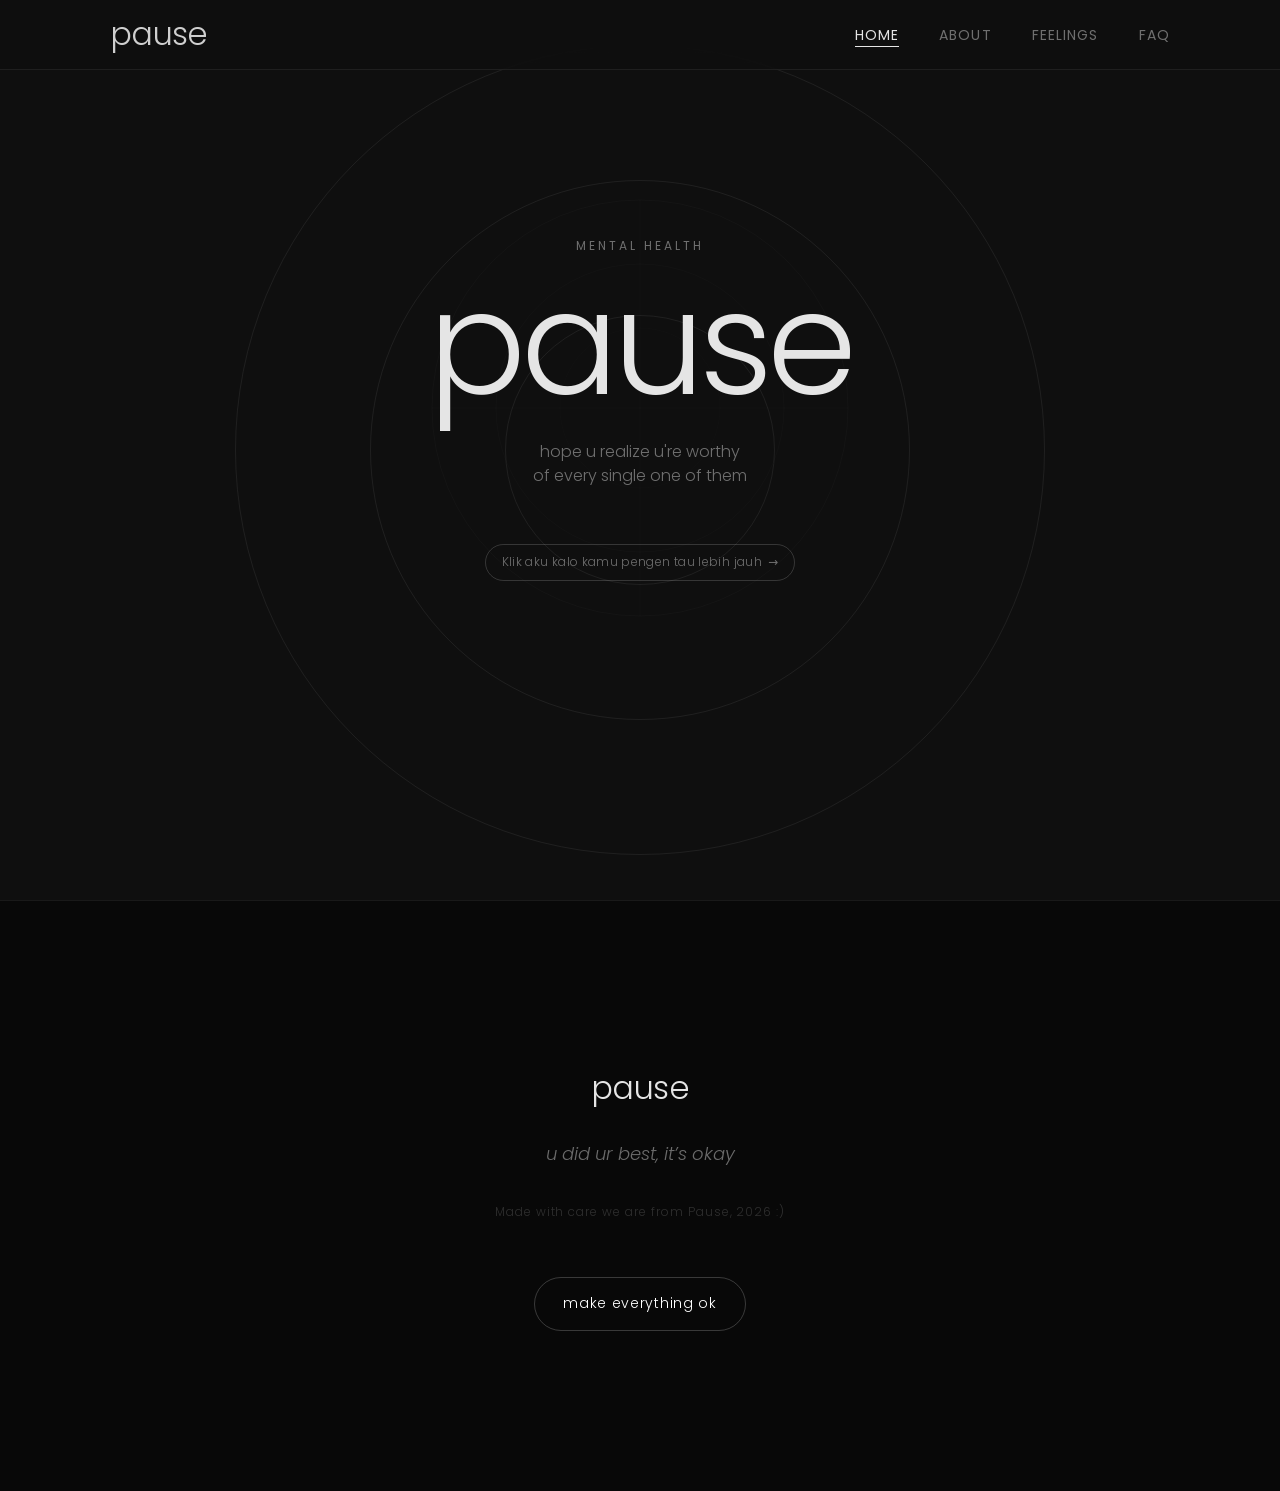
<file: index.html>
<!doctype html>
<html lang="id">
  <head>
    <meta charset="UTF-8" />
    <meta name="viewport" content="width=device-width, initial-scale=1.0" />
    <meta
      name="description"
      content="Pause — Ruang digital yang tenang untuk berhenti sejenak dari hiruk-pikuk aktivitas sehari-hari."
    />
    <title>Pause - Mental Health</title>

    <!-- Favicon -->
    <link
      rel="icon"
      type="image/svg+xml"
      href="assets/images/line-art/favicon.svg"
    />

    <!-- Google Fonts -->
    <link rel="preconnect" href="https://fonts.googleapis.com" />
    <link rel="preconnect" href="https://fonts.gstatic.com" crossorigin />
    <link
      href="https://fonts.googleapis.com/css2?family=Poppins:ital,wght@0,300;0,400;0,500;1,300;1,400&display=swap"
      rel="stylesheet"
    />

    <!-- Stylesheets -->
    <link rel="stylesheet" href="assets/css/style.css" />
    <link rel="stylesheet" href="assets/css/animations.css" />
  </head>
  <body>
    <!-- Skip link -->
    <a href="#main-content" class="skip-link">Skip to main content</a>

    <!-- Navbar -->
    <header class="site-header" role="banner">
      <nav class="navbar" role="navigation" aria-label="Main navigation">
        <a
          href="index.html"
          class="navbar-brand"
          aria-label="Pause — back to home"
          >pause</a
        >
        <ul class="navbar-nav" role="list">
          <li class="nav-item" role="listitem">
            <a href="index.html" class="nav-link is-active">Home</a>
          </li>
          <li class="nav-item" role="listitem">
            <a href="about.html" class="nav-link">About</a>
          </li>
          <li class="nav-item" role="listitem">
            <a href="feelings.html" class="nav-link">Feelings</a>
          </li>
          <li class="nav-item" role="listitem">
            <a href="faq.html" class="nav-link">FAQ</a>
          </li>
        </ul>
      </nav>
    </header>

    <!-- Main -->
    <main id="main-content" role="main">
      <!-- Home -->
      <!-- Home -->
      <section
        id="home"
        class="section home-section"
        aria-labelledby="home-title"
      >
        <div class="home-bg-circles" aria-hidden="true">
          <span class="bg-circle bg-circle--outer"></span>
          <span class="bg-circle bg-circle--mid"></span>
          <span class="bg-circle bg-circle--inner"></span>
        </div>

        <div class="home-content">
          <div class="home-line-art" aria-hidden="true">
            <img src="assets/images/line-art/home-bg.svg" alt="" />
          </div>

          <div class="home-text">
            <p class="home-eyebrow">mental health</p>
            <h1 id="home-title" class="home-title">pause</h1>
            <p class="home-tagline">
              hope u realize u're worthy <br />of every single one of them
            </p>
            <a
              href="about.html"
              class="home-scroll-cue"
              aria-label="Scroll ke bawah untuk melihat lebih lanjut"
            >
              <span class="scroll-text"
                >Klik aku kalo kamu pengen tau lebih jauh</span
              >
              <span aria-hidden="true">→</span>
            </a>
          </div>
        </div>
      </section>
    </main>

    <!-- Footer -->
    <footer class="site-footer" role="contentinfo">
      <div class="footer-container">
        <p class="footer-brand">pause</p>
        <p class="footer-tagline">u did ur best, it’s okay</p>
        <p class="footer-credit">Made with care we are from Pause, 2026 :)</p>
      </div>
      <br />
      <br />
      <div class="ok-section">
        <button id="ok-button">make everything ok</button>
      </div>
    </footer>

    <!-- Popup -->
    <div
      class="popup-overlay"
      id="popup-overlay"
      role="dialog"
      aria-modal="true"
      aria-labelledby="popup-message"
      aria-hidden="true"
    >
      <div class="popup-card">
        <div class="popup-art" aria-hidden="true">
          <img src="assets/images/line-art/popup-circles.svg" alt="" />
        </div>
        <p id="popup-message" class="popup-message" aria-live="polite"></p>
        <div class="popup-progress">
          <div class="popup-progress-bar" id="popup-progress-bar"></div>
        </div>
        <button
          class="popup-close"
          id="popup-close"
          aria-label="Tutup pesan reflektif"
        >
          Okay
        </button>
      </div>
    </div>

    <!-- Scripts -->
    <script src="assets/js/popup.js"></script>
    <script src="assets/js/main.js"></script>
  </body>
</html>
</file>
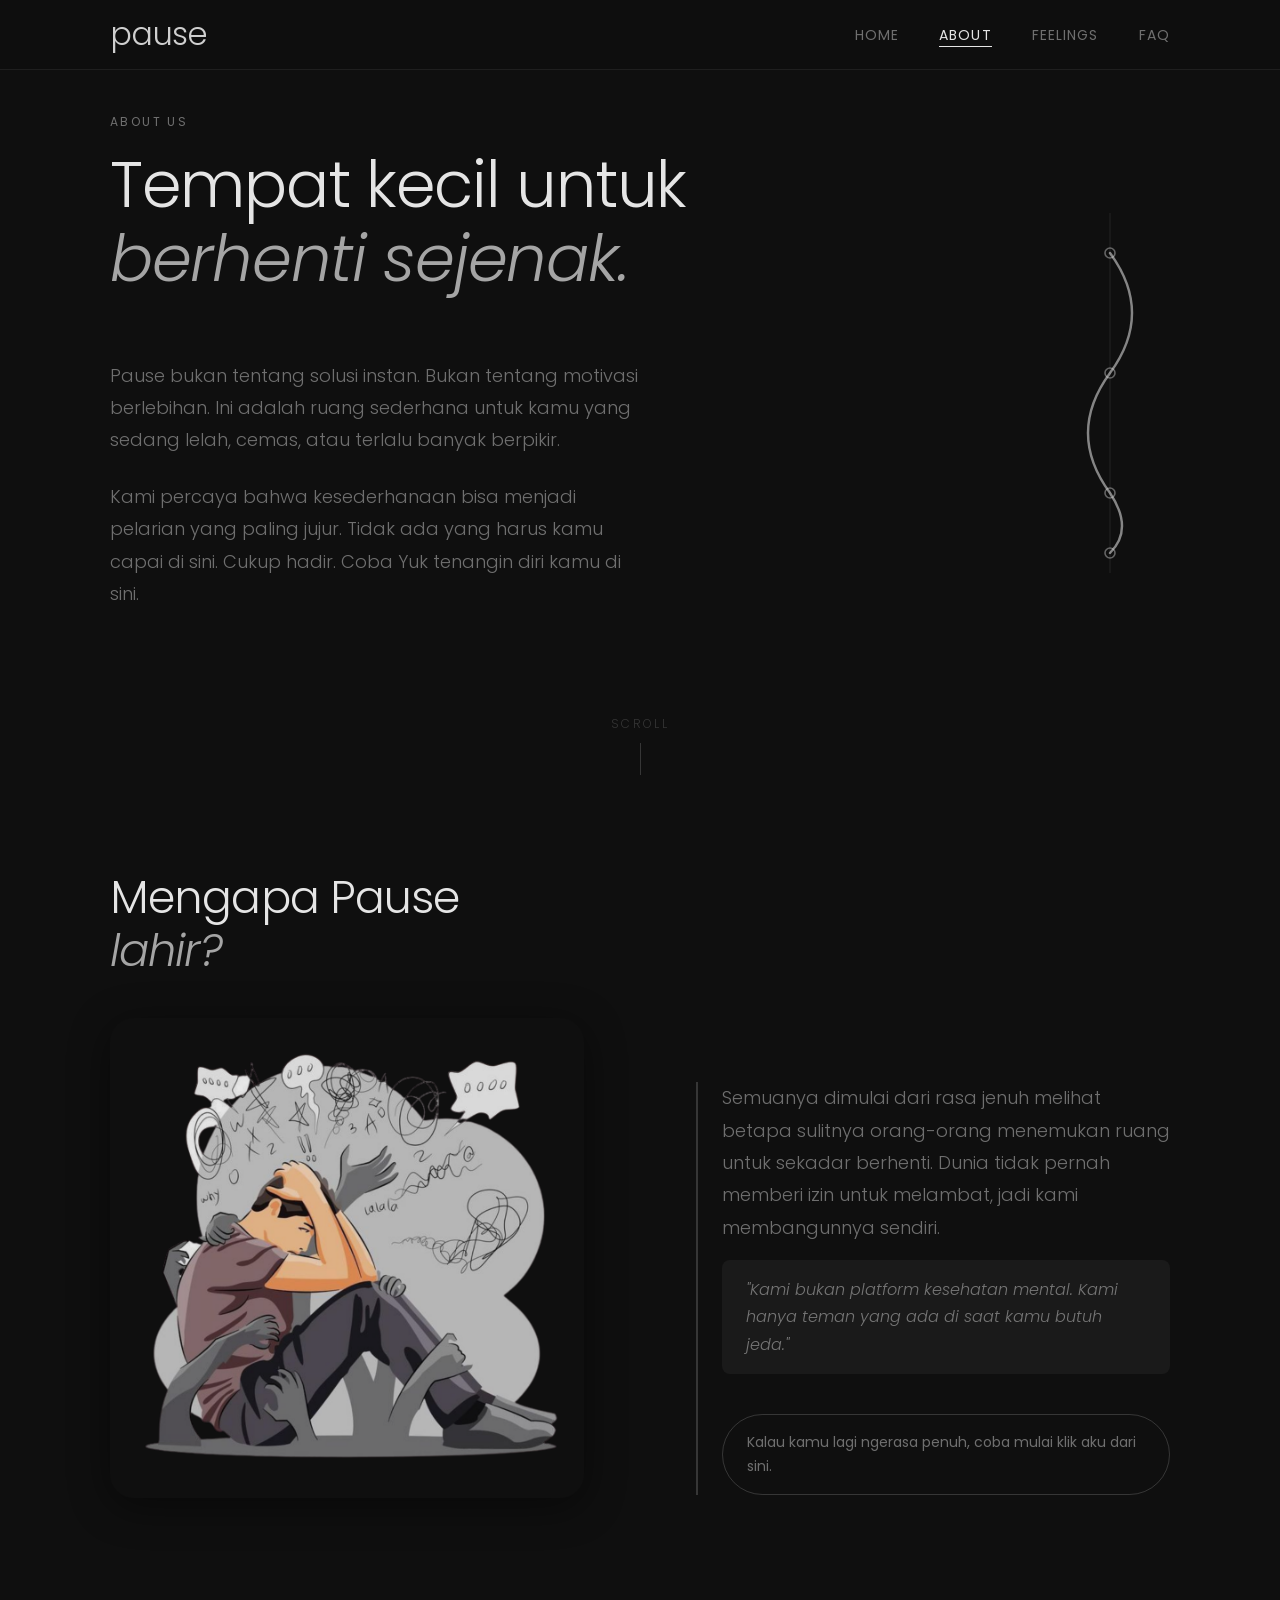
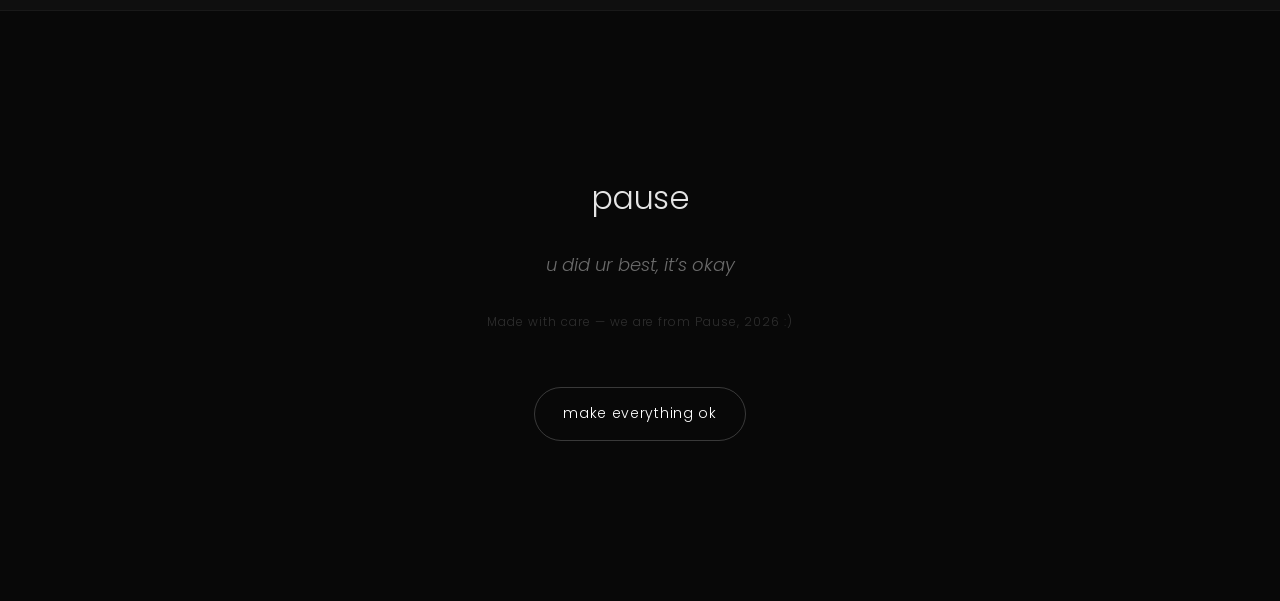
<file: about.html>
<!doctype html>
<html lang="id">
  <head>
    <meta charset="UTF-8" />
    <meta name="viewport" content="width=device-width, initial-scale=1.0" />
    <meta
      name="description"
      content="Pause — Tempat kecil untuk berhenti sejenak dan melatih pernapasan."
    />
    <title>Pause - About</title>

    <!-- Favicon -->
    <link
      rel="icon"
      type="image/svg+xml"
      href="assets/images/line-art/favicon.svg"
    />

    <!-- Google Fonts -->
    <link rel="preconnect" href="https://fonts.googleapis.com" />
    <link rel="preconnect" href="https://fonts.gstatic.com" crossorigin />
    <link
      href="https://fonts.googleapis.com/css2?family=Poppins:ital,wght@0,300;0,400;0,500;1,300;1,400&display=swap"
      rel="stylesheet"
    />

    <!-- Stylesheets -->
    <link rel="stylesheet" href="assets/css/style.css" />
    <link rel="stylesheet" href="assets/css/animations.css" />
  </head>
  <body>
    <!-- Skip link -->
    <a href="#main-content" class="skip-link">Skip to main content</a>

    <!-- Navbar -->
    <header class="site-header" role="banner">
      <nav class="navbar" role="navigation" aria-label="Main navigation">
        <a
          href="index.html"
          class="navbar-brand"
          aria-label="Pause — back to home"
          >pause</a
        >
        <ul class="navbar-nav" role="list">
          <li class="nav-item" role="listitem">
            <a href="index.html" class="nav-link">Home</a>
          </li>
          <li class="nav-item" role="listitem">
            <a href="about.html" class="nav-link is-active">About</a>
          </li>
          <li class="nav-item" role="listitem">
            <a href="feelings.html" class="nav-link">Feelings</a>
          </li>
          <li class="nav-item" role="listitem">
            <a href="faq.html" class="nav-link">FAQ</a>
          </li>
        </ul>
      </nav>
    </header>

    <!-- Main -->
    <main id="main-content" role="main">
      <!-- About Hero 1 -->
      <section
        id="about"
        class="section about-section"
        aria-labelledby="about-title"
      >
        <div class="section-container">
          <div class="about-content">
            <span class="section-label fade-in">About Us</span>
            <h2 id="about-title" class="section-title fade-in">
              Tempat kecil untuk<br /><em>berhenti sejenak.</em>
            </h2>
            <div class="about-body fade-in">
              <p>
                Pause bukan tentang solusi instan. Bukan tentang motivasi
                berlebihan. Ini adalah ruang sederhana untuk kamu yang sedang
                lelah, cemas, atau terlalu banyak berpikir.
              </p>
              <p>
                Kami percaya bahwa kesederhanaan bisa menjadi pelarian yang
                paling jujur. Tidak ada yang harus kamu capai di sini. Cukup
                hadir. Coba Yuk tenangin diri kamu di sini.
              </p>
            </div>
          </div>

          <div class="about-art fade-in" aria-hidden="true">
            <img src="assets/images/line-art/about-line.svg" alt="" />
          </div>
        </div>
        <div class="about-scroll-hint fade-in" aria-hidden="true">
          <span class="scroll-text">scroll</span>
          <span class="scroll-line"></span>
        </div>
      </section>

      <!-- About Hero 2 — Origin Story -->
      <section
        id="origin"
        class="section about-origin-section"
        aria-labelledby="origin-title"
      >
        <div class="section-container">
          <h2 class="origin-heading fade-in" id="origin-title">
            Mengapa Pause<br /><em>lahir?</em>
          </h2>
          <div class="origin-container">
            <div class="origin-img fade-in" aria-hidden="true">
              <img src="resources/img/health_image.png" alt="" />
            </div>

            <div class="origin-story fade-in" aria-labelledby="origin-title">
              <p class="origin-text">
                Semuanya dimulai dari rasa jenuh melihat betapa sulitnya
                orang-orang menemukan ruang untuk sekadar berhenti. Dunia tidak
                pernah memberi izin untuk melambat, jadi kami membangunnya
                sendiri.
              </p>
              <blockquote class="origin-quote">
                <p>
                  "Kami bukan platform kesehatan mental. Kami hanya teman yang
                  ada di saat kamu butuh jeda."
                </p>
              </blockquote>
              <a href="feelings.html" class="origin-cta">
                Kalau kamu lagi ngerasa penuh, coba mulai klik aku dari sini.
              </a>
            </div>
          </div>
        </div>
      </section>
    </main>

    <!-- Footer -->
    <footer class="site-footer" role="contentinfo">
      <div class="footer-container">
        <p class="footer-brand">pause</p>
        <p class="footer-tagline">u did ur best, it’s okay</p>
        <p class="footer-credit">Made with care — we are from Pause, 2026 :)</p>
      </div>
      <br />
      <br />
      <div class="ok-section">
        <button id="ok-button">make everything ok</button>
      </div>
    </footer>

    <!-- Popup -->
    <div
      class="popup-overlay"
      id="popup-overlay"
      role="dialog"
      aria-modal="true"
      aria-labelledby="popup-message"
      aria-hidden="true"
    >
      <div class="popup-card">
        <div class="popup-art" aria-hidden="true">
          <img src="assets/images/line-art/popup-circles.svg" alt="" />
        </div>
        <p id="popup-message" class="popup-message" aria-live="polite"></p>
        <div class="popup-progress">
          <div class="popup-progress-bar" id="popup-progress-bar"></div>
        </div>
        <button
          class="popup-close"
          id="popup-close"
          aria-label="Tutup pesan reflektif"
        >
          Okay
        </button>
      </div>
    </div>

    <!-- Breathe Done Popup -->
    <div
      class="breathe-popup-overlay"
      id="breathe-popup-overlay"
      role="dialog"
      aria-modal="true"
      aria-labelledby="breathe-popup-msg"
      aria-hidden="true"
    >
      <div class="breathe-popup-card">
        <p id="breathe-popup-msg" class="breathe-popup-message">
          everything is fine okay :)
        </p>
        <div class="breathe-popup-actions">
          <button
            class="breathe-popup-btn breathe-popup-btn--primary"
            id="breathe-popup-ok"
          >
            Okay
          </button>
        </div>
      </div>
    </div>

    <!-- Scripts -->
    <script src="assets/js/popup.js"></script>
    <script src="assets/js/main.js"></script>
  </body>
</html>
</file>
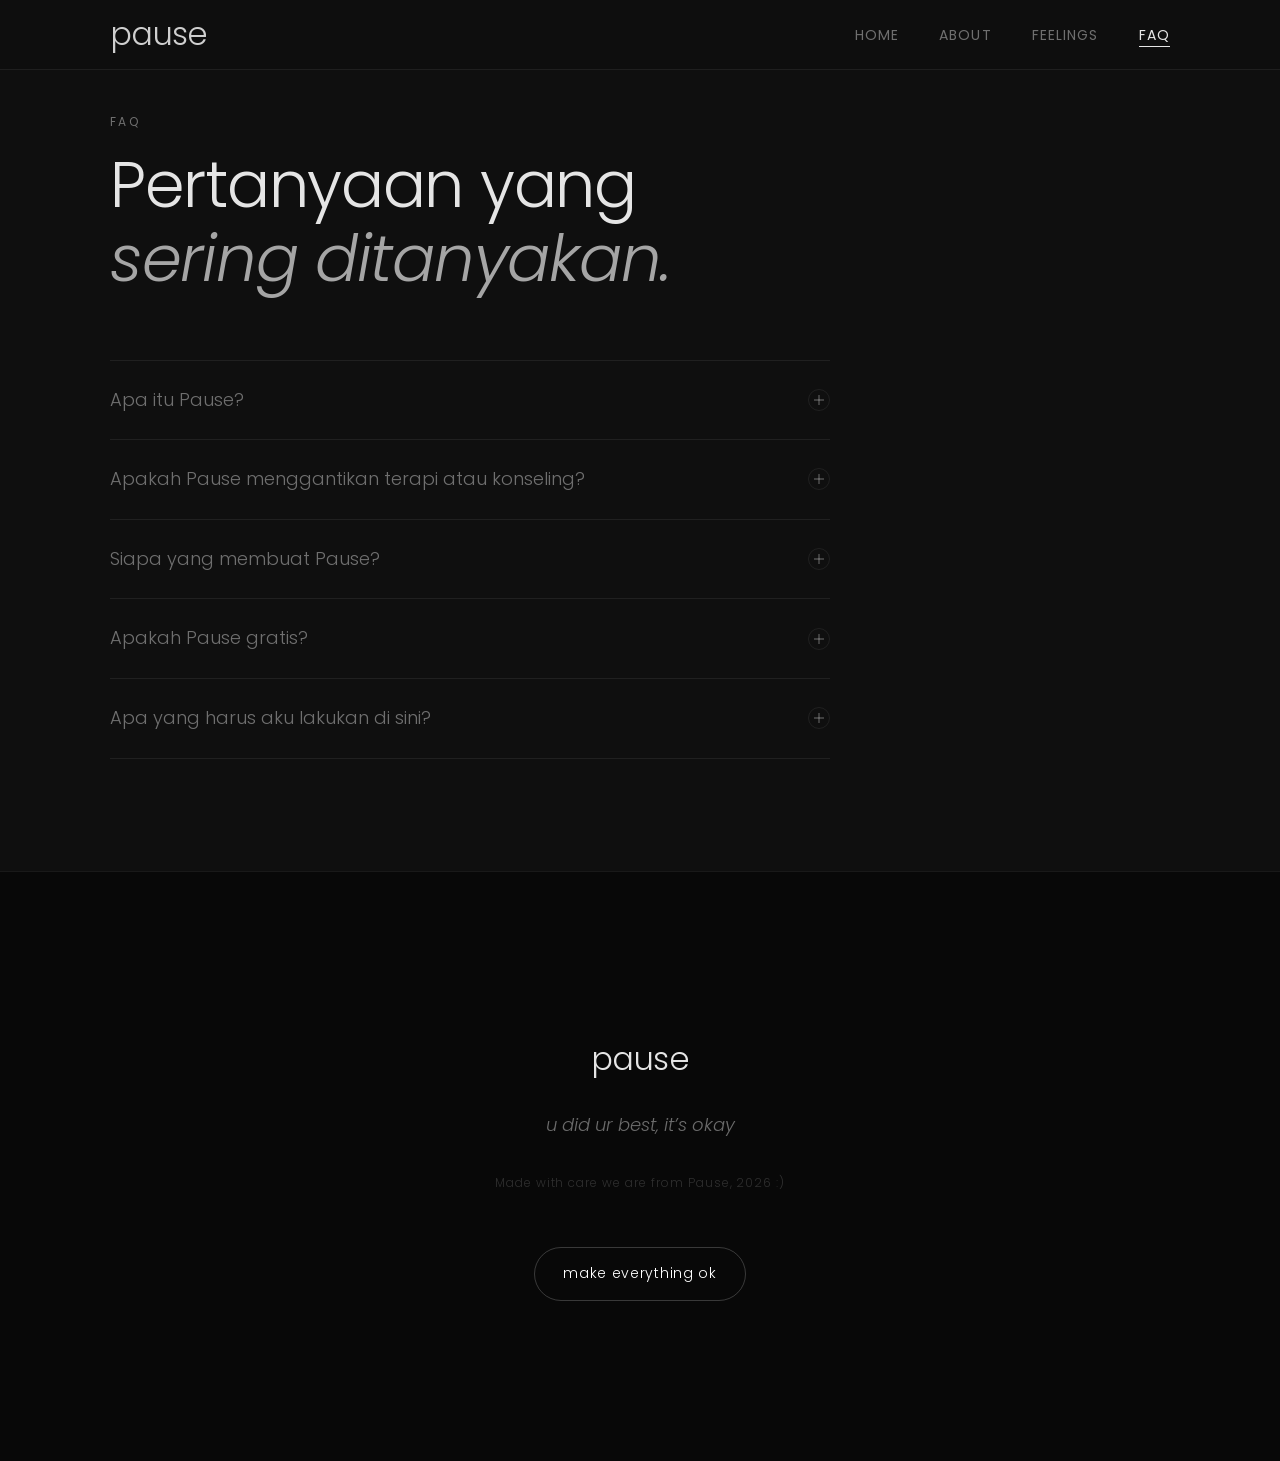
<file: faq.html>
<!doctype html>
<html lang="id">
  <head>
    <meta charset="UTF-8" />
    <meta name="viewport" content="width=device-width, initial-scale=1.0" />
    <meta
      name="description"
      content="Pause — Pertanyaan yang sering ditanyakan tentang Pause dan cara kerjanya."
    />
    <title>Pause - FAQ</title>

    <!-- Favicon -->
    <link
      rel="icon"
      type="image/svg+xml"
      href="assets/images/line-art/favicon.svg"
    />

    <!-- Google Fonts -->
    <link rel="preconnect" href="https://fonts.googleapis.com" />
    <link rel="preconnect" href="https://fonts.gstatic.com" crossorigin />
    <link
      href="https://fonts.googleapis.com/css2?family=Poppins:ital,wght@0,300;0,400;0,500;1,300;1,400&display=swap"
      rel="stylesheet"
    />

    <!-- Stylesheets -->
    <link rel="stylesheet" href="assets/css/style.css" />
    <link rel="stylesheet" href="assets/css/animations.css" />
  </head>
  <body>
    <!-- Skip link -->
    <a href="#main-content" class="skip-link">Skip to main content</a>

    <!-- Navbar -->
    <header class="site-header" role="banner">
      <nav class="navbar" role="navigation" aria-label="Main navigation">
        <a
          href="index.html"
          class="navbar-brand"
          aria-label="Pause — back to home"
          >pause</a
        >
        <ul class="navbar-nav" role="list">
          <li class="nav-item" role="listitem">
            <a href="index.html" class="nav-link">Home</a>
          </li>
          <li class="nav-item" role="listitem">
            <a href="about.html" class="nav-link">About</a>
          </li>
          <li class="nav-item" role="listitem">
            <a href="feelings.html" class="nav-link">Feelings</a>
          </li>
          <li class="nav-item" role="listitem">
            <a href="faq.html" class="nav-link is-active">FAQ</a>
          </li>
        </ul>
      </nav>
    </header>

    <!-- Main -->
    <main id="main-content" role="main">
      <section id="faq" class="section faq-section" aria-labelledby="faq-title">
        <div class="section-container">
          <span class="section-label fade-in">FAQ</span>
          <h2 id="faq-title" class="section-title fade-in">
            Pertanyaan yang<br /><em>sering ditanyakan.</em>
          </h2>

          <div class="faq-list fade-in" role="list">
            <div class="faq-item" role="listitem">
              <button
                class="faq-question"
                aria-expanded="false"
                aria-controls="faq-answer-1"
              >
                <span>Apa itu Pause?</span>
                <span class="faq-icon" aria-hidden="true"></span>
              </button>
              <div class="faq-answer" id="faq-answer-1" hidden>
                <p>
                  Pause adalah ruang digital yang tenang untuk berhenti sejenak.
                  Bukan platform kesehatan mental, bukan aplikasi meditasi.
                  Hanya tempat sederhana untuk napas, refleksi, dan hadir di
                  momen ini.
                </p>
              </div>
            </div>

            <div class="faq-item" role="listitem">
              <button
                class="faq-question"
                aria-expanded="false"
                aria-controls="faq-answer-2"
              >
                <span>Apakah Pause menggantikan terapi atau konseling?</span>
                <span class="faq-icon" aria-hidden="true"></span>
              </button>
              <div class="faq-answer" id="faq-answer-2" hidden>
                <p>
                  Tidak. Pause bukan pengganti bantuan profesional. Jika kamu
                  merasa membutuhkan dukungan lebih, kami sangat mendorong kamu
                  untuk berbicara dengan psikolog atau konselor terpercaya.
                </p>
              </div>
            </div>

            <div class="faq-item" role="listitem">
              <button
                class="faq-question"
                aria-expanded="false"
                aria-controls="faq-answer-3"
              >
                <span>Siapa yang membuat Pause?</span>
                <span class="faq-icon" aria-hidden="true"></span>
              </button>
              <div class="faq-answer" id="faq-answer-3" hidden>
                <p>
                  Pause dibuat oleh tim kecil dari Pause pada tahun 2026. Kami
                  hanyalah orang-orang yang percaya bahwa semua orang berhak
                  mendapatkan jeda sesederhana apapun itu.
                </p>
              </div>
            </div>

            <div class="faq-item" role="listitem">
              <button
                class="faq-question"
                aria-expanded="false"
                aria-controls="faq-answer-4"
              >
                <span>Apakah Pause gratis?</span>
                <span class="faq-icon" aria-hidden="true"></span>
              </button>
              <div class="faq-answer" id="faq-answer-4" hidden>
                <p>
                  Ya, sepenuhnya gratis. Tidak ada daftar akun, tidak ada iklan,
                  tidak ada data yang dikumpulkan. Cukup hadir.
                </p>
              </div>
            </div>

            <div class="faq-item" role="listitem">
              <button
                class="faq-question"
                aria-expanded="false"
                aria-controls="faq-answer-5"
              >
                <span>Apa yang harus aku lakukan di sini?</span>
                <span class="faq-icon" aria-hidden="true"></span>
              </button>
              <div class="faq-answer" id="faq-answer-5" hidden>
                <p>
                  Tidak ada yang harus kamu lakukan. Kamu bisa membaca, bernapas
                  bersama latihan pernapasan, atau hanya duduk diam di sini.
                  Pause tidak punya target untukmu.
                </p>
              </div>
            </div>
          </div>
        </div>
      </section>
    </main>

    <!-- Footer -->
    <footer class="site-footer" role="contentinfo">
      <div class="footer-container">
        <p class="footer-brand">pause</p>
        <p class="footer-tagline">u did ur best, it’s okay</p>
        <p class="footer-credit">Made with care we are from Pause, 2026 :)</p>
      </div>
      <br />
      <br />
      <div class="ok-section">
        <button id="ok-button">make everything ok</button>
      </div>
    </footer>

    <!-- Popup -->
    <div
      class="popup-overlay"
      id="popup-overlay"
      role="dialog"
      aria-modal="true"
      aria-labelledby="popup-message"
      aria-hidden="true"
    >
      <div class="popup-card">
        <div class="popup-art" aria-hidden="true">
          <img src="assets/images/line-art/popup-circles.svg" alt="" />
        </div>
        <p id="popup-message" class="popup-message" aria-live="polite"></p>
        <div class="popup-progress">
          <div class="popup-progress-bar" id="popup-progress-bar"></div>
        </div>
        <button
          class="popup-close"
          id="popup-close"
          aria-label="Tutup pesan reflektif"
        >
          Okay
        </button>
      </div>
    </div>

    <!-- Breathe Done Popup -->
    <div
      class="breathe-popup-overlay"
      id="breathe-popup-overlay"
      role="dialog"
      aria-modal="true"
      aria-labelledby="breathe-popup-msg"
      aria-hidden="true"
    >
      <div class="breathe-popup-card">
        <p id="breathe-popup-msg" class="breathe-popup-message">
          everything is fine okay :)
        </p>
        <div class="breathe-popup-actions">
          <button
            class="breathe-popup-btn breathe-popup-btn--primary"
            id="breathe-popup-ok"
          >
            Okay
          </button>
        </div>
      </div>
    </div>

    <!-- Scripts -->
    <script src="assets/js/popup.js"></script>
    <script src="assets/js/main.js"></script>
  </body>
</html>
</file>
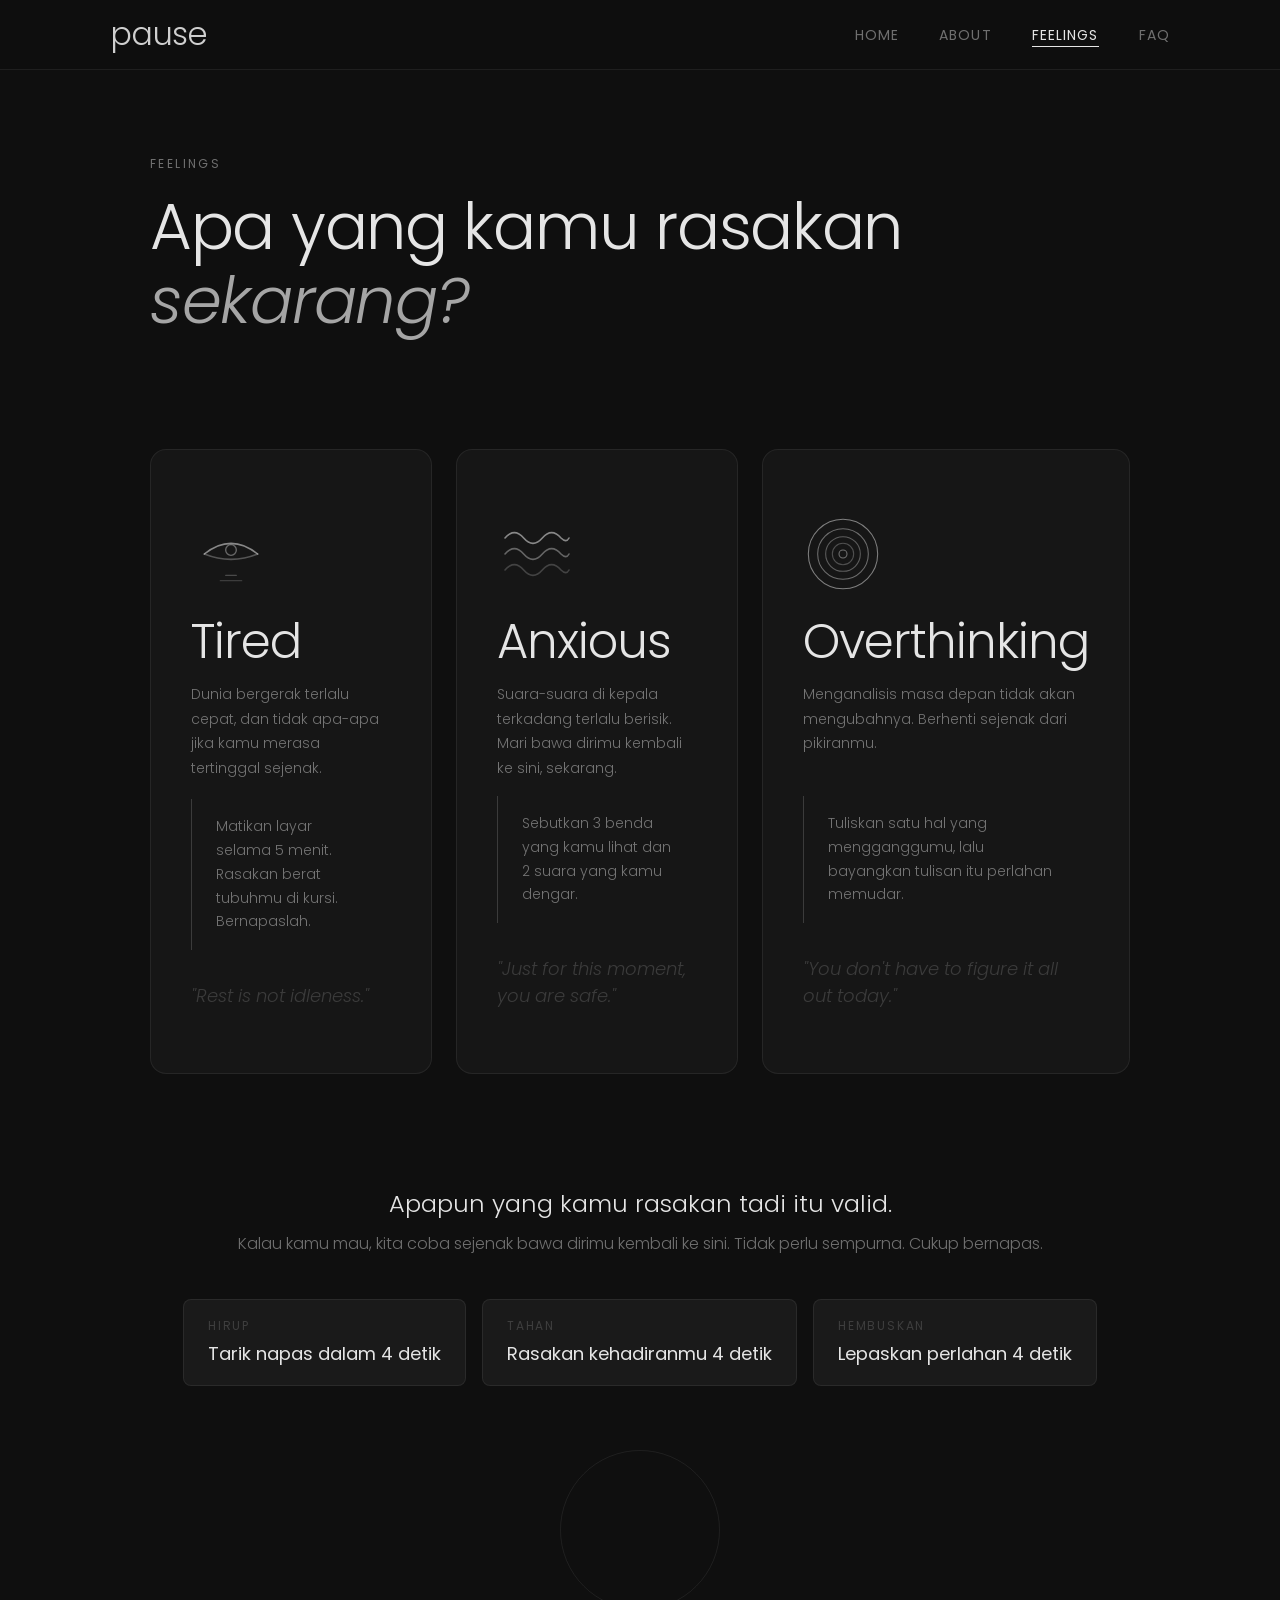
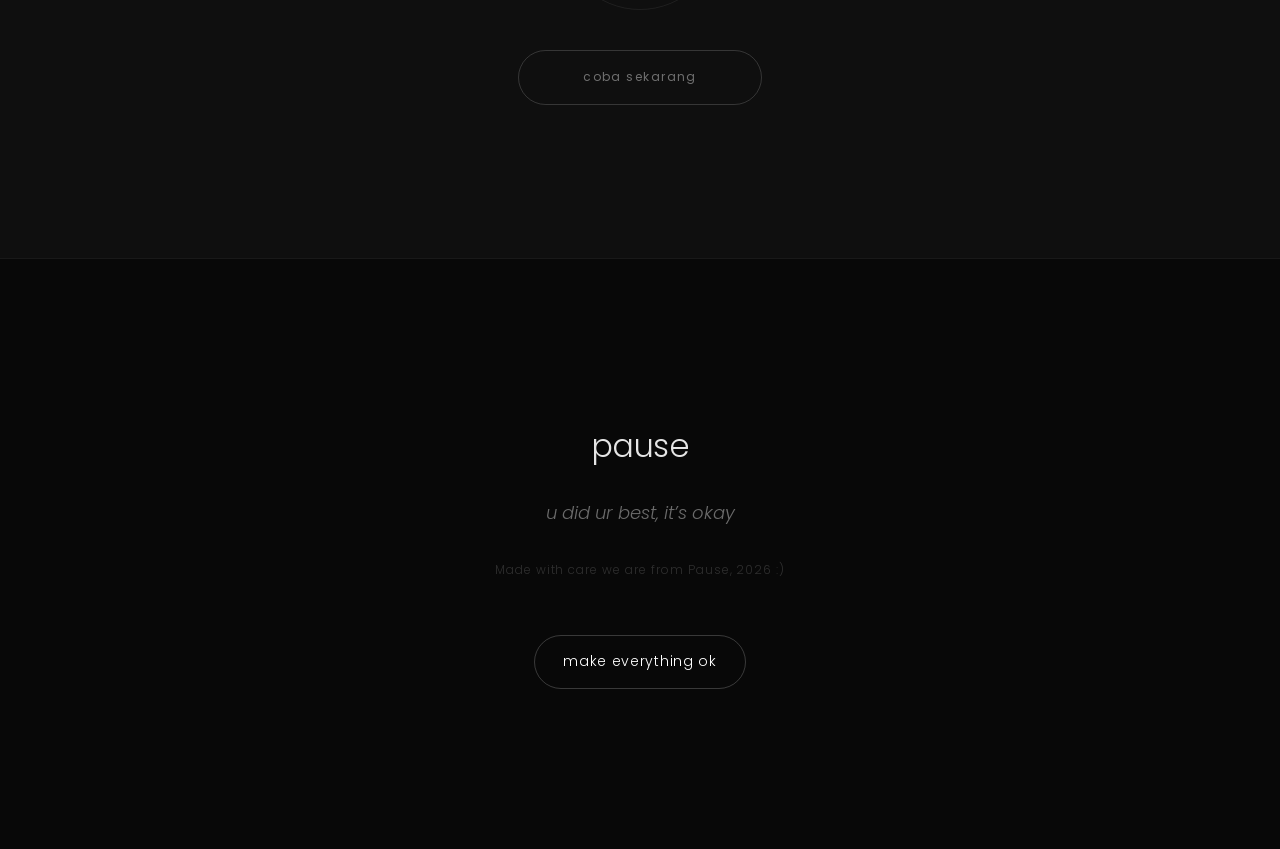
<file: feelings.html>
<!doctype html>
<html lang="id">
  <head>
    <meta charset="UTF-8" />
    <meta name="viewport" content="width=device-width, initial-scale=1.0" />
    <meta
      name="description"
      content="Pause — Apa yang kamu rasakan sekarang? Temukan ruang untuk perasaanmu."
    />
    <title>Pause - Feelings</title>

    <!-- Favicon -->
    <link
      rel="icon"
      type="image/svg+xml"
      href="assets/images/line-art/favicon.svg"
    />

    <!-- Google Fonts -->
    <link rel="preconnect" href="https://fonts.googleapis.com" />
    <link rel="preconnect" href="https://fonts.gstatic.com" crossorigin />
    <link
      href="https://fonts.googleapis.com/css2?family=Poppins:ital,wght@0,300;0,400;0,500;1,300;1,400&display=swap"
      rel="stylesheet"
    />

    <!-- Stylesheets -->
    <link rel="stylesheet" href="assets/css/style.css" />
    <link rel="stylesheet" href="assets/css/animations.css" />
  </head>
  <body>
    <!-- Skip link -->
    <a href="#main-content" class="skip-link">Skip to main content</a>

    <!-- Navbar -->
    <header class="site-header" role="banner">
      <nav class="navbar" role="navigation" aria-label="Main navigation">
        <a
          href="index.html"
          class="navbar-brand"
          aria-label="Pause — back to home"
          >pause</a
        >
        <ul class="navbar-nav" role="list">
          <li class="nav-item" role="listitem">
            <a href="index.html" class="nav-link">Home</a>
          </li>
          <li class="nav-item" role="listitem">
            <a href="about.html" class="nav-link">About</a>
          </li>
          <li class="nav-item" role="listitem">
            <a href="feelings.html" class="nav-link is-active">Feelings</a>
          </li>
          <li class="nav-item" role="listitem">
            <a href="faq.html" class="nav-link">FAQ</a>
          </li>
        </ul>
      </nav>
    </header>

    <!-- Main -->
    <main id="main-content" role="main">
      <!-- Feelings -->
      <section
        id="feelings"
        class="section feelings-section"
        aria-labelledby="feelings-title"
      >
        <div class="section-container">
          <header class="feelings-header">
            <span class="section-label fade-in">Feelings</span>
            <h2 id="feelings-title" class="section-title fade-in">
              Apa yang kamu rasakan<br /><em>sekarang?</em>
            </h2>
          </header>

          <div
            class="feelings-grid"
            role="list"
            aria-label="Daftar perasaan yang dibahas"
          >
            <!-- Tired -->
            <article
              class="feeling-card fade-in"
              role="listitem"
              aria-labelledby="feeling-tired-title"
            >
              <div class="feeling-card-art" aria-hidden="true">
                <img src="assets/images/line-art/tired.svg" alt="" />
              </div>
              <div class="feeling-card-content">
                <h3 id="feeling-tired-title" class="feeling-title">Tired</h3>
                <p class="feeling-desc">
                  Dunia bergerak terlalu cepat, dan tidak apa-apa jika kamu
                  merasa tertinggal sejenak.
                </p>
                <div class="feeling-tips">
                  <p>
                    Matikan layar selama 5 menit. Rasakan berat tubuhmu di
                    kursi. Bernapaslah.
                  </p>
                </div>
                <blockquote class="feeling-quote">
                  <p>"Rest is not idleness."</p>
                </blockquote>
              </div>
            </article>

            <!-- Anxious -->
            <article
              class="feeling-card fade-in"
              role="listitem"
              aria-labelledby="feeling-anxious-title"
            >
              <div class="feeling-card-art" aria-hidden="true">
                <img src="assets/images/line-art/anxious.svg" alt="" />
              </div>
              <div class="feeling-card-content">
                <h3 id="feeling-anxious-title" class="feeling-title">
                  Anxious
                </h3>
                <p class="feeling-desc">
                  Suara-suara di kepala terkadang terlalu berisik. Mari bawa
                  dirimu kembali ke sini, sekarang.
                </p>
                <div class="feeling-tips">
                  <p>
                    Sebutkan 3 benda yang kamu lihat dan 2 suara yang kamu
                    dengar.
                  </p>
                </div>
                <blockquote class="feeling-quote">
                  <p>"Just for this moment, you are safe."</p>
                </blockquote>
              </div>
            </article>

            <!-- Overthinking -->
            <article
              class="feeling-card fade-in"
              role="listitem"
              aria-labelledby="feeling-overthinking-title"
            >
              <div class="feeling-card-art" aria-hidden="true">
                <img src="assets/images/line-art/overthinking.svg" alt="" />
              </div>
              <div class="feeling-card-content">
                <h3 id="feeling-overthinking-title" class="feeling-title">
                  Overthinking
                </h3>
                <p class="feeling-desc">
                  Menganalisis masa depan tidak akan mengubahnya. Berhenti
                  sejenak dari pikiranmu.
                </p>
                <div class="feeling-tips">
                  <p>
                    Tuliskan satu hal yang mengganggumu, lalu bayangkan tulisan
                    itu perlahan memudar.
                  </p>
                </div>
                <blockquote class="feeling-quote">
                  <p>"You don't have to figure it all out today."</p>
                </blockquote>
              </div>
            </article>
          </div>

          <!-- Transition Bridge -->
          <div class="breathe-bridge fade-in">
            <p class="breathe-bridge-text">
              Apapun yang kamu rasakan tadi itu valid.
            </p>
            <p class="breathe-bridge-sub">
              Kalau kamu mau, kita coba sejenak bawa dirimu kembali ke sini.
              Tidak perlu sempurna. Cukup bernapas.
            </p>
          </div>

          <!-- Breathe Widget -->
          <div class="breathe-section fade-in" aria-label="Breathing exercise">
            <div class="breathe-steps">
              <div class="breathe-step">
                <span class="meta-label">Hirup</span>
                <span class="meta-value">Tarik napas dalam 4 detik</span>
              </div>
              <div class="breathe-step">
                <span class="meta-label">Tahan</span>
                <span class="meta-value">Rasakan kehadiranmu 4 detik</span>
              </div>
              <div class="breathe-step">
                <span class="meta-label">Hembuskan</span>
                <span class="meta-value">Lepaskan perlahan 4 detik</span>
              </div>
            </div>

            <div class="breathe-widget" id="breathe-widget">
              <div class="breathe-circle" id="breathe-circle">
                <span class="breathe-phase-text" id="breathe-phase-text"></span>
                <span class="breathe-timer" id="breathe-timer"></span>
              </div>
              <button
                class="breathe-btn"
                id="breathe-btn"
                aria-label="Mulai latihan pernapasan"
              >
                coba sekarang
              </button>
            </div>
          </div>
        </div>
      </section>
    </main>

    <!-- Footer -->
    <footer class="site-footer" role="contentinfo">
      <div class="footer-container">
        <p class="footer-brand">pause</p>
        <p class="footer-tagline">u did ur best, it’s okay</p>
        <p class="footer-credit">Made with care we are from Pause, 2026 :)</p>
      </div>
      <br />
      <br />
      <div class="ok-section">
        <button id="ok-button">make everything ok</button>
      </div>
    </footer>

    <!-- Popup -->
    <div
      class="popup-overlay"
      id="popup-overlay"
      role="dialog"
      aria-modal="true"
      aria-labelledby="popup-message"
      aria-hidden="true"
    >
      <div class="popup-card">
        <div class="popup-art" aria-hidden="true">
          <img src="assets/images/line-art/popup-circles.svg" alt="" />
        </div>
        <p id="popup-message" class="popup-message" aria-live="polite"></p>
        <div class="popup-progress">
          <div class="popup-progress-bar" id="popup-progress-bar"></div>
        </div>
        <button
          class="popup-close"
          id="popup-close"
          aria-label="Tutup pesan reflektif"
        >
          okay
        </button>
      </div>
    </div>

    <!-- Breathe Done Popup -->
    <div
      class="breathe-popup-overlay"
      id="breathe-popup-overlay"
      role="dialog"
      aria-modal="true"
      aria-labelledby="breathe-popup-msg"
      aria-hidden="true"
    >
      <div class="breathe-popup-card">
        <p id="breathe-popup-msg" class="breathe-popup-message">
          everything is fine okay :)
        </p>
        <div class="breathe-popup-actions">
          <button
            class="breathe-popup-btn breathe-popup-btn--primary"
            id="breathe-popup-ok"
          >
            Okay
          </button>
        </div>
      </div>
    </div>

    <!-- Scripts -->
    <script src="assets/js/popup.js"></script>
    <script src="assets/js/main.js"></script>
  </body>
</html>
</file>
<file: assets/css/style.css>
/* PAUSE — style.css
   Global styles, variables, reset, components */

/* Custom Properties */
:root {
  /* Colors */
  --color-bg: #0f0f0f;
  --color-bg-secondary: #1a1a1a;
  --color-bg-card: #161616;
  --color-text: #e5e5e5;
  --color-text-muted: rgba(229, 229, 229, 0.45);
  --color-text-faint: rgba(229, 229, 229, 0.18);
  --color-border: rgba(229, 229, 229, 0.08);
  --color-border-hover: rgba(229, 229, 229, 0.18);

  /* Typography */
  --font-main: "Poppins", system-ui, sans-serif;

  /* Font sizes */
  --fs-xs: 0.75rem;
  --fs-sm: 0.875rem;
  --fs-base: 1rem;
  --fs-md: 1.125rem;
  --fs-lg: 1.5rem;
  --fs-xl: 2rem;
  --fs-2xl: 3rem;
  --fs-3xl: 4.5rem;
  --fs-hero: clamp(4.5rem, 14vw, 9rem);

  /* Spacing */
  --space-xs: 0.5rem;
  --space-sm: 1rem;
  --space-md: 1.5rem;
  --space-lg: 2.5rem;
  --space-xl: 4rem;
  --space-2xl: 7rem;
  --space-3xl: 10rem;

  /* Layout */
  --max-width: 1140px;
  --section-padding: clamp(5rem, 12vw, 10rem);

  /* Navbar */
  --navbar-height: 70px;

  /* Transitions */
  --transition-fast: 150ms ease;
  --transition-base: 300ms ease;
  --transition-slow: 600ms ease;

  /* Radius */
  --radius-sm: 4px;
  --radius-base: 8px;
  --radius-lg: 16px;
  --radius-full: 9999px;
}

/* Reset */
*,
*::before,
*::after {
  box-sizing: border-box;
  margin: 0;
  padding: 0;
}

html {
  scroll-behavior: smooth;
  scroll-padding-top: var(--navbar-height);
  -webkit-text-size-adjust: 100%;
}

body {
  background-color: var(--color-bg);
  color: var(--color-text);
  font-family: var(--font-main);
  font-size: var(--fs-base);
  font-weight: 300;
  line-height: 1.7;
  min-height: 100vh;
  overflow-x: hidden;
}

img {
  display: block;
  max-width: 100%;
}

ul,
ol {
  list-style: none;
}

a {
  color: inherit;
  text-decoration: none;
}

button {
  background: none;
  border: none;
  cursor: pointer;
  font: inherit;
  color: inherit;
}

blockquote {
  quotes: none;
}

/* Skip link */
.skip-link {
  position: absolute;
  top: -999px;
  left: 0;
  padding: var(--space-xs) var(--space-sm);
  background: var(--color-text);
  color: var(--color-bg);
  font-size: var(--fs-sm);
  z-index: 1000;
}

.skip-link:focus {
  top: 0;
}

/* Navbar */
.site-header {
  position: fixed;
  top: 0;
  left: 0;
  right: 0;
  z-index: 100;
  height: var(--navbar-height);
  background-color: rgba(15, 15, 15, 0.75);
  backdrop-filter: blur(12px);
  -webkit-backdrop-filter: blur(12px);
  border-bottom: 1px solid var(--color-border);
  transition:
    background-color var(--transition-slow),
    border-color var(--transition-slow);
}

.site-header.is-scrolled {
  background-color: rgba(15, 15, 15, 0.95);
  backdrop-filter: blur(12px);
  -webkit-backdrop-filter: blur(12px);
  border-bottom: 1px solid var(--color-border-hover);
}

.navbar {
  display: flex;
  align-items: center;
  justify-content: space-between;
  max-width: var(--max-width);
  margin: 0 auto;
  padding: 0 var(--space-lg);
  height: 100%;
}

.navbar-brand {
  font-size: var(--fs-xl);
  font-weight: 300;
  letter-spacing: -0.02em;
  color: var(--color-text);
  opacity: 0.9;
  transition: opacity var(--transition-fast);
}

.navbar-brand:hover {
  opacity: 1;
}

.navbar-nav {
  display: flex;
  align-items: center;
  gap: var(--space-lg);
}

.nav-link {
  font-size: var(--fs-sm);
  font-weight: 400;
  letter-spacing: 0.08em;
  text-transform: uppercase;
  color: var(--color-text-muted);
  position: relative;
  padding-bottom: 2px;
  transition: color var(--transition-fast);
}

.nav-link::after {
  content: "";
  position: absolute;
  bottom: 0;
  left: 0;
  width: 0;
  height: 1px;
  background-color: var(--color-text);
  transition: width var(--transition-base);
}

.nav-link:hover,
.nav-link.is-active {
  color: var(--color-text);
}

.nav-link:hover::after,
.nav-link.is-active::after {
  width: 100%;
}

/* Section shared */
.section {
  min-height: 100vh;
  padding-top: var(--section-padding);
  padding-bottom: var(--section-padding);
  position: relative;
}

.section-container {
  max-width: var(--max-width);
  margin: 0 auto;
  padding: 0 var(--space-lg);
}

.section-label {
  display: block;
  font-size: var(--fs-xs);
  font-weight: 400;
  letter-spacing: 0.2em;
  text-transform: uppercase;
  color: var(--color-text-muted);
  margin-bottom: var(--space-sm);
}

.section-title {
  font-size: clamp(var(--fs-2xl), 5vw, var(--fs-3xl));
  font-weight: 300;
  line-height: 1.15;
  letter-spacing: -0.02em;
  margin-bottom: var(--space-xl);
  color: var(--color-text);
}

.section-title em {
  font-style: italic;
  opacity: 0.7;
}

/* Home section */
.home-section {
  display: flex;
  align-items: center;
  justify-content: center;
  padding-top: var(--navbar-height);
  overflow: hidden;
}

.home-bg-circles {
  position: absolute;
  inset: 0;
  pointer-events: none;
  z-index: 0;
}

.bg-circle {
  position: absolute;
  border-radius: 50%;
  border: 1px solid var(--color-border);
}

.bg-circle--outer {
  width: 90vmin;
  height: 90vmin;
  top: 50%;
  left: 50%;
  transform: translate(-50%, -50%);
  animation: pulse-ring 8s ease-in-out infinite;
}

.bg-circle--mid {
  width: 60vmin;
  height: 60vmin;
  top: 50%;
  left: 50%;
  transform: translate(-50%, -50%);
  animation: pulse-ring 8s ease-in-out 1s infinite;
}

.bg-circle--inner {
  width: 30vmin;
  height: 30vmin;
  top: 50%;
  left: 50%;
  transform: translate(-50%, -50%);
  animation: pulse-ring 8s ease-in-out 2s infinite;
}

.home-content {
  position: relative;
  z-index: 1;
  display: flex;
  flex-direction: column;
  align-items: center;
  justify-content: center;
  text-align: center;
  width: 100%;
  max-width: var(--max-width);
  padding: 0 var(--space-lg);
}

.home-line-art {
  position: absolute;
  top: 50%;
  left: 50%;
  transform: translate(-50%, -50%);
  width: clamp(280px, 55vmin, 480px);
  opacity: 0.35;
  pointer-events: none;
  animation: float-slow 7s ease-in-out infinite;
  animation-delay: 1.5s;
}

.home-line-art img {
  width: 100%;
  height: auto;
}

.home-text {
  display: flex;
  flex-direction: column;
  align-items: center;
  gap: var(--space-sm);
}

.home-eyebrow {
  font-size: var(--fs-xs);
  font-weight: 400;
  letter-spacing: 0.25em;
  text-transform: uppercase;
  color: var(--color-text-muted);
}

.home-title {
  font-size: var(--fs-hero);
  font-weight: 300;
  line-height: 1;
  letter-spacing: -0.04em;
  color: var(--color-text);
}

.home-tagline {
  font-size: clamp(var(--fs-md), 2, var(--fs-xl));
  font-weight: 300;
  color: var(--color-text-muted);
  line-height: 1.5;
  margin-top: var(--space-xs);
}

.home-tagline em {
  font-style: italic;
}

.home-scroll-cue {
  display: inline-flex;
  align-items: center;
  gap: 6px;
  margin-top: var(--space-lg);
  padding: 0.45rem var(--space-sm);
  color: var(--color-text-muted);
  border: 1px solid var(--color-border-hover);
  border-radius: var(--radius-full);
  font-size: var(--fs-xs);
  font-weight: 300;
  letter-spacing: 0.03em;
  text-transform: none;
  transition:
    color var(--transition-base),
    border-color var(--transition-base),
    background-color var(--transition-base);
}

.home-scroll-cue .scroll-text {
  font-size: inherit;
  letter-spacing: inherit;
  text-transform: none;
}

.home-scroll-cue:hover {
  color: var(--color-bg);
  background-color: var(--color-text);
  border-color: var(--color-text);
}

.home-scroll-cue .scroll-line {
  display: none;
}

.scroll-text {
  font-size: var(--fs-xs);
  letter-spacing: 0.2em;
  text-transform: uppercase;
}

.scroll-line {
  display: block;
  width: 1px;
  height: 40px;
  background: currentColor;
  animation: scroll-bounce 2s ease-in-out infinite;
}

/* About scroll hint */
.about-scroll-hint {
  display: flex;
  flex-direction: column;
  align-items: center;
  gap: var(--space-xs);
  margin-top: var(--space-lg);
  padding-bottom: var(--space-lg);
  width: 100%;
  color: var(--color-text-faint);
  opacity: 0.5;
}

.about-scroll-hint .scroll-text {
  font-size: var(--fs-xs);
  letter-spacing: 0.2em;
  text-transform: uppercase;
}

.about-scroll-hint .scroll-line {
  width: 1px;
  height: 32px;
  background: currentColor;
  animation: scroll-bounce 2s ease-in-out infinite;
}

/* About section */
.about-section {
  background-color: var(--color-bg);
  display: flex;
  flex-direction: column;
  align-items: center;
  min-height: unset;
  padding-top: var(--space-2xl);
  padding-bottom: var(--space-sm);
}

.about-section .section-container {
  display: grid;
  grid-template-columns: 1fr auto;
  gap: var(--space-2xl);
  align-items: center;
  width: 100%;
}

.about-body {
  display: flex;
  flex-direction: column;
  gap: var(--space-md);
  max-width: 540px;
  margin-bottom: var(--space-xl);
}

.about-body p {
  font-size: var(--fs-md);
  font-weight: 300;
  color: var(--color-text-muted);
  line-height: 1.8;
}

.about-meta {
  display: flex;
  flex-wrap: wrap;
  gap: var(--space-sm);
}

.about-meta-item {
  display: flex;
  flex-direction: column;
  gap: 2px;
  padding: var(--space-sm) var(--space-md);
  border: 1px solid var(--color-border);
  border-radius: var(--radius-base);
  background-color: var(--color-bg-secondary);
  transition: border-color var(--transition-base);
}

.about-meta-item:hover {
  border-color: var(--color-border-hover);
}

.meta-label {
  font-size: var(--fs-xs);
  font-weight: 400;
  letter-spacing: 0.15em;
  text-transform: uppercase;
  color: var(--color-text-faint);
}

.meta-value {
  font-size: var(--fs-md);
  font-weight: 400;
  color: var(--color-text);
}

.origin-heading {
  font-size: clamp(var(--fs-xl), 3.5vw, var(--fs-2xl));
  font-weight: 300;
  line-height: 1.2;
  letter-spacing: -0.02em;
  margin-bottom: var(--space-lg);
  color: var(--color-text);
}

.origin-heading em {
  font-style: italic;
  opacity: 0.7;
}

/* Origin story */
.origin-story {
  display: flex;
  flex-direction: column;
  gap: var(--space-sm);
  max-width: 540px;
  margin-bottom: var(--space-xl);
  padding-left: var(--space-md);
  border-left: 2px solid var(--color-border-hover);
}

.origin-label {
  font-size: var(--fs-xs);
  font-weight: 400;
  letter-spacing: 0.15em;
  text-transform: uppercase;
  color: var(--color-text-faint);
}

.origin-text {
  font-size: var(--fs-md);
  font-weight: 300;
  color: var(--color-text-muted);
  line-height: 1.8;
}

.origin-quote {
  margin: 0;
  padding: var(--space-sm) var(--space-md);
  background-color: var(--color-bg-secondary);
  border-radius: var(--radius-base);
}

.origin-quote p {
  font-size: var(--fs-base);
  font-style: italic;
  font-weight: 300;
  color: var(--color-text-muted);
  line-height: 1.7;
  margin: 0;
}

.about-art {
  width: 120px;
  opacity: 0.6;
  flex-shrink: 0;
}

.about-art img {
  width: 100%;
  height: auto;
}

/* About Origin Section (Hero 2) */
.about-origin-section {
  background-color: var(--color-bg);
  min-height: unset;
  padding-top: var(--space-lg);
  padding-bottom: var(--space-2xl);
}

.origin-container {
  display: grid;
  grid-template-columns: 1fr 1fr;
  gap: var(--space-2xl);
  align-items: start;
  width: 100%;
}

.origin-left {
  display: flex;
  flex-direction: column;
  gap: var(--space-md);
}

.origin-img {
  width: 100%;
  border-radius: 24px;
  overflow: hidden;
  flex-shrink: 0;
  box-shadow: 0 8px 40px rgba(0, 0, 0, 0.45);
}

.origin-img img {
  width: 100%;
  height: 480px;
  object-fit: cover;
  border-radius: 24px;
  opacity: 0.9;
  display: block;
}

.origin-cta {
  display: inline-block;
  margin-top: var(--space-md);
  padding: var(--space-sm) var(--space-md);
  font-size: var(--fs-sm);
  font-weight: 400;
  font-family: var(--font-main);
  color: var(--color-text-muted);
  border: 1px solid var(--color-border-hover);
  border-radius: var(--radius-full);
  text-decoration: none;
  transition:
    color var(--transition-base),
    border-color var(--transition-base),
    background-color var(--transition-base);
}

.origin-cta:hover {
  color: var(--color-bg);
  background-color: var(--color-text);
  border-color: var(--color-text);
}

.about-origin-section .origin-story {
  max-width: none;
  margin-bottom: 0;
  margin-top: var(--space-xl);
}

/* Feelings section */
.feelings-section {
  background-color: var(--color-bg);
}

.feelings-header {
  max-width: var(--max-width);
  margin: 0 auto;
  padding: 0 var(--space-lg);
  margin-bottom: var(--space-2xl);
}

.feelings-grid {
  max-width: var(--max-width);
  margin: 0 auto;
  padding: 0 var(--space-lg);
  display: grid;
  grid-template-columns: repeat(3, 1fr);
  gap: var(--space-md);
}

.feeling-card {
  background-color: var(--color-bg-card);
  border: 1px solid var(--color-border);
  border-radius: var(--radius-lg);
  padding: var(--space-xl) var(--space-lg);
  display: flex;
  flex-direction: column;
  gap: var(--space-md);
  transition:
    border-color var(--transition-base),
    transform var(--transition-slow);
  will-change: transform;
}

.feeling-card:hover {
  border-color: var(--color-border-hover);
  transform: translateY(-4px);
}

.feeling-card-art {
  width: 80px;
  height: 80px;
}

.feeling-card-art img {
  width: 100%;
  height: 100%;
  object-fit: contain;
}

.feeling-card-content {
  display: flex;
  flex-direction: column;
  gap: var(--space-sm);
  flex: 1;
}

.feeling-title {
  font-size: var(--fs-2xl);
  font-weight: 300;
  letter-spacing: -0.02em;
  line-height: 1;
  color: var(--color-text);
}

.feeling-desc {
  font-size: var(--fs-sm);
  font-weight: 300;
  color: var(--color-text-muted);
  line-height: 1.75;
}

.feeling-tips {
  padding: var(--space-sm) var(--space-md);
  border-left: 1px solid var(--color-border-hover);
  margin-top: auto;
}

.feeling-tips p {
  font-size: var(--fs-sm);
  font-weight: 300;
  color: var(--color-text-muted);
  line-height: 1.7;
}

.feeling-quote {
  margin-top: var(--space-sm);
}

.feeling-quote p {
  font-size: var(--fs-md);
  font-style: italic;
  font-weight: 300;
  color: var(--color-text-faint);
  line-height: 1.5;
}

/* FAQ section */
.faq-section {
  background-color: var(--color-bg);
  min-height: unset;
  padding-top: var(--space-2xl);
  padding-bottom: var(--space-2xl);
}

.faq-list {
  display: flex;
  flex-direction: column;
  max-width: 720px;
  margin-top: var(--space-xl);
}

.faq-item {
  border-top: 1px solid var(--color-border);
}

.faq-item:last-child {
  border-bottom: 1px solid var(--color-border);
}

.faq-question {
  display: flex;
  align-items: center;
  justify-content: space-between;
  width: 100%;
  padding: var(--space-md) 0;
  text-align: left;
  color: var(--color-text-muted);
  font-size: var(--fs-md);
  font-weight: 300;
  gap: var(--space-md);
  transition: color var(--transition-fast);
}

.faq-question:hover,
.faq-question[aria-expanded="true"] {
  color: var(--color-text);
}

.faq-icon {
  flex-shrink: 0;
  width: 22px;
  height: 22px;
  border: 1px solid var(--color-border);
  border-radius: var(--radius-full);
  position: relative;
  transition: border-color var(--transition-base);
}

.faq-icon::before,
.faq-icon::after {
  content: "";
  position: absolute;
  top: 50%;
  left: 50%;
  background: var(--color-text-muted);
  transition:
    transform var(--transition-base),
    opacity var(--transition-base),
    background var(--transition-base);
}

.faq-icon::before {
  width: 10px;
  height: 1px;
  transform: translate(-50%, -50%);
}

.faq-icon::after {
  width: 1px;
  height: 10px;
  transform: translate(-50%, -50%);
}

.faq-question[aria-expanded="true"] .faq-icon {
  border-color: var(--color-border-hover);
}

.faq-question[aria-expanded="true"] .faq-icon::before,
.faq-question[aria-expanded="true"] .faq-icon::after {
  background: var(--color-text);
}

.faq-question[aria-expanded="true"] .faq-icon::after {
  opacity: 0;
  transform: translate(-50%, -50%) rotate(90deg);
}

.faq-answer {
  overflow: hidden;
  max-height: 0;
  transition: max-height 400ms cubic-bezier(0.16, 1, 0.3, 1);
}

.faq-answer[hidden] {
  display: block !important;
  max-height: 0;
}

.faq-answer.is-open {
  max-height: 400px;
}

.faq-answer p {
  padding-bottom: var(--space-lg);
  font-size: var(--fs-base);
  font-weight: 300;
  color: var(--color-text-muted);
  line-height: 1.8;
  max-width: 600px;
}

/* Footer */
.site-footer {
  background-color: #080808;
  border-top: 1px solid var(--color-border);
  padding: var(--space-3xl) var(--space-lg);
  text-align: center;
}

.footer-container {
  display: flex;
  flex-direction: column;
  align-items: center;
  gap: var(--space-sm);
}

.footer-brand {
  font-size: var(--fs-xl);
  font-weight: 300;
  letter-spacing: -0.02em;
  color: var(--color-text);
  margin-bottom: var(--space-xs);
}

.footer-tagline {
  font-size: var(--fs-md);
  font-style: italic;
  font-weight: 300;
  color: var(--color-text-muted);
}

.footer-credit {
  font-size: var(--fs-xs);
  font-weight: 300;
  letter-spacing: 0.08em;
  color: var(--color-text-faint);
  margin-top: var(--space-sm);
}

/* Popup */
.popup-overlay {
  position: fixed;
  inset: 0;
  z-index: 200;
  display: flex;
  align-items: center;
  justify-content: center;
  padding: var(--space-lg);
  background-color: rgba(10, 10, 10, 0.75);
  backdrop-filter: blur(8px);
  -webkit-backdrop-filter: blur(8px);
  opacity: 0;
  pointer-events: none;
  transition: opacity var(--transition-slow);
}

.popup-overlay.is-visible {
  opacity: 1;
  pointer-events: all;
}

.popup-card {
  background-color: var(--color-bg-secondary);
  border: 1px solid var(--color-border-hover);
  border-radius: var(--radius-lg);
  padding: var(--space-2xl) var(--space-xl);
  max-width: 420px;
  width: 100%;
  text-align: center;
  display: flex;
  flex-direction: column;
  align-items: center;
  gap: var(--space-lg);
  transform: translateY(16px);
  transition: transform var(--transition-slow);
}

.popup-overlay.is-visible .popup-card {
  transform: translateY(0);
}

.popup-art img {
  width: 70px;
  height: 70px;
  opacity: 0.6;
}

.popup-message {
  font-size: var(--fs-lg);
  font-weight: 300;
  font-style: italic;
  line-height: 1.5;
  color: var(--color-text);
  letter-spacing: -0.01em;
}

.popup-close {
  display: inline-block;
  padding: var(--space-sm) var(--space-xl);
  border: 1px solid var(--color-border-hover);
  border-radius: var(--radius-full);
  font-size: var(--fs-xs);
  font-weight: 400;
  letter-spacing: 0.12em;
  text-transform: uppercase;
  color: var(--color-text-muted);
  transition:
    color var(--transition-fast),
    border-color var(--transition-fast),
    background var(--transition-fast);
}

.popup-close:hover {
  color: var(--color-bg);
  background-color: var(--color-text);
  border-color: var(--color-text);
}

/* Responsive - Tablet */
@media (max-width: 900px) {
  .about-section .section-container {
    grid-template-columns: 1fr;
  }

  .about-art {
    display: none;
  }

  .origin-container {
    grid-template-columns: 1fr;
  }

  .origin-img img {
    height: 280px;
  }

  .feelings-grid {
    grid-template-columns: 1fr;
    max-width: 480px;
  }

  .navbar-nav {
    gap: var(--space-md);
  }
}

/* Responsive - Mobile */
@media (max-width: 600px) {
  :root {
    --space-lg: 1.5rem;
  }

  .navbar {
    padding: 0 var(--space-md);
  }

  .feelings-grid,
  .faq-list,
  .faq-header,
  .feelings-header,
  .section-container {
    padding: 0 var(--space-md);
  }
}

.popup-progress {
  width: 100%;
  height: 4px;
  background: rgba(255, 255, 255, 0.1);
  margin-top: 16px;
  border-radius: 999px;
  overflow: hidden;
}

.popup-progress-bar {
  height: 100%;
  width: 0%;
  background: white;
  transition: width 0.3s ease;
}

#ok-button {
  padding: 14px 28px;
  border-radius: 999px;
  border: 1px solid rgba(255, 255, 255, 0.2);
  background: transparent;
  color: white;
  font-size: 14px;
  letter-spacing: 0.05em;
  cursor: pointer;

  transition: all 0.25s ease;
}

/* hover */
#ok-button:hover {
  background: rgba(255, 255, 255, 0.08);
  border-color: rgba(255, 255, 255, 0.4);
}

/* active (click feel) */
#ok-button:active {
  transform: scale(0.96);
}

#ok-button:hover {
  box-shadow: 0 0 20px rgba(255, 255, 255, 0.08);
}

/* Breathing Exercise */
.breathe-section {
  display: flex;
  flex-direction: column;
  gap: var(--space-xl);
}

.breathe-bridge {
  display: flex;
  flex-direction: column;
  gap: var(--space-xs);
  text-align: center;
  padding: var(--space-2xl) 0 var(--space-lg);
}

.breathe-bridge-text {
  font-size: var(--fs-lg);
  font-weight: 300;
  color: var(--color-text);
  line-height: 1.5;
}

.breathe-bridge-sub {
  font-size: var(--fs-base);
  font-weight: 300;
  color: var(--color-text-muted);
  line-height: 1.8;
}

.breathe-steps {
  display: flex;
  flex-wrap: wrap;
  gap: var(--space-sm);
  justify-content: center;
}

.breathe-step {
  display: flex;
  flex-direction: column;
  gap: 2px;
  padding: var(--space-sm) var(--space-md);
  border: 1px solid var(--color-border);
  border-radius: var(--radius-base);
  background-color: var(--color-bg-secondary);
  transition: border-color var(--transition-base);
}

.breathe-step:hover {
  border-color: var(--color-border-hover);
}

.breathe-widget {
  display: flex;
  flex-direction: column;
  align-items: center;
  gap: var(--space-lg);
}

.breathe-circle {
  width: 160px;
  height: 160px;
  border-radius: 50%;
  border: 1px solid var(--color-border);
  display: flex;
  flex-direction: column;
  align-items: center;
  justify-content: center;
  gap: 4px;
  transition:
    transform 4s cubic-bezier(0.4, 0, 0.2, 1),
    border-color 0.6s ease,
    box-shadow 0.6s ease;
  position: relative;
}

.breathe-circle.is-inhale {
  transform: scale(1.35);
  border-color: var(--color-border-hover);
  box-shadow: 0 0 40px rgba(229, 229, 229, 0.06);
}

.breathe-circle.is-hold {
  transform: scale(1.35);
  border-color: var(--color-border-hover);
  box-shadow: 0 0 30px rgba(229, 229, 229, 0.04);
  transition:
    transform 4s cubic-bezier(0.4, 0, 0.2, 1),
    border-color 0.6s ease,
    box-shadow 0.6s ease;
}

.breathe-circle.is-exhale {
  transform: scale(1);
  border-color: var(--color-border);
  box-shadow: none;
}

.breathe-phase-text {
  font-size: var(--fs-sm);
  font-weight: 400;
  letter-spacing: 0.15em;
  text-transform: uppercase;
  color: var(--color-text-muted);
  transition: opacity var(--transition-base);
}

.breathe-timer {
  font-size: var(--fs-2xl);
  font-weight: 300;
  color: var(--color-text);
  line-height: 1;
  letter-spacing: -0.02em;
}

.breathe-btn {
  display: inline-block;
  padding: var(--space-sm) var(--space-xl);
  border: 1px solid var(--color-border-hover);
  border-radius: var(--radius-full);
  font-size: var(--fs-xs);
  font-weight: 400;
  letter-spacing: 0.12em;
  text-transform: lowercase;
  color: var(--color-text-muted);
  background: transparent;
  cursor: pointer;
  transition:
    color var(--transition-fast),
    border-color var(--transition-fast),
    background var(--transition-fast);
}

.breathe-btn:hover {
  color: var(--color-bg);
  background-color: var(--color-text);
  border-color: var(--color-text);
}

.breathe-btn.is-active {
  color: var(--color-text);
  border-color: var(--color-text-muted);
}

.breathe-btn.is-active:hover {
  color: var(--color-bg);
  background-color: var(--color-text);
}

/* Breathe Done Popup */
.breathe-popup-overlay {
  position: fixed;
  inset: 0;
  z-index: 200;
  display: flex;
  align-items: center;
  justify-content: center;
  padding: var(--space-lg);
  background-color: rgba(10, 10, 10, 0.75);
  backdrop-filter: blur(8px);
  -webkit-backdrop-filter: blur(8px);
  opacity: 0;
  pointer-events: none;
  transition: opacity var(--transition-slow);
}

.breathe-popup-overlay.is-visible {
  opacity: 1;
  pointer-events: all;
}

.breathe-popup-card {
  background-color: var(--color-bg-secondary);
  border: 1px solid var(--color-border-hover);
  border-radius: var(--radius-lg);
  padding: var(--space-2xl) var(--space-xl);
  max-width: 420px;
  width: 100%;
  text-align: center;
  display: flex;
  flex-direction: column;
  align-items: center;
  gap: var(--space-lg);
  transform: translateY(16px);
  transition: transform var(--transition-slow);
}

.breathe-popup-overlay.is-visible .breathe-popup-card {
  transform: translateY(0);
}

.breathe-popup-message {
  font-size: var(--fs-lg);
  font-weight: 300;
  font-style: italic;
  line-height: 1.5;
  color: var(--color-text);
  letter-spacing: -0.01em;
}

.breathe-popup-actions {
  display: flex;
  align-items: center;
  gap: var(--space-md);
  flex-wrap: wrap;
  justify-content: center;
}

.breathe-popup-btn {
  display: inline-block;
  padding: var(--space-sm) var(--space-xl);
  border-radius: var(--radius-full);
  font-size: var(--fs-xs);
  font-weight: 400;
  letter-spacing: 0.12em;
  cursor: pointer;
  transition:
    color var(--transition-fast),
    border-color var(--transition-fast),
    background var(--transition-fast);
}

.breathe-popup-btn--secondary {
  border: 1px solid var(--color-border);
  background: transparent;
  color: var(--color-text-muted);
}

.breathe-popup-btn--secondary:hover {
  border-color: var(--color-border-hover);
  color: var(--color-text);
}

.breathe-popup-btn--primary {
  border: 1px solid var(--color-border-hover);
  background: transparent;
  color: var(--color-text-muted);
}

.breathe-popup-btn--primary:hover {
  color: var(--color-bg);
  background-color: var(--color-text);
  border-color: var(--color-text);
}

@media (max-width: 600px) {
  .breathe-steps {
    flex-direction: column;
  }

  .breathe-circle {
    width: 130px;
    height: 130px;
  }
}
</file>
<file: assets/css/animations.css>
/* PAUSE — animations.css
   Keyframes, entrance transitions, scroll-triggered effects */

/* Keyframes */

@keyframes pulse-ring {
  0%,
  100% {
    opacity: 0.06;
    transform: translate(-50%, -50%) scale(1);
  }
  50% {
    opacity: 0.14;
    transform: translate(-50%, -50%) scale(1.04);
  }
}

@keyframes scroll-bounce {
  0%,
  100% {
    transform: scaleY(1);
    opacity: 0.3;
  }
  50% {
    transform: scaleY(0.6);
    opacity: 0.1;
  }
}

@keyframes float-slow {
  0%,
  100% {
    transform: translate(-50%, -50%) translateY(0px);
  }
  50% {
    transform: translate(-50%, -50%) translateY(-12px);
  }
}

@keyframes hero-enter {
  from {
    opacity: 0;
    transform: translateY(28px);
  }
  to {
    opacity: 1;
    transform: translateY(0);
  }
}

/* Hero entrance */
.home-eyebrow {
  animation: hero-enter 0.9s ease both;
  animation-delay: 0.2s;
}

.home-title {
  animation: hero-enter 1.1s cubic-bezier(0.16, 1, 0.3, 1) both;
  animation-delay: 0.35s;
}

.home-tagline {
  animation: hero-enter 0.9s ease both;
  animation-delay: 0.6s;
}

.home-scroll-cue {
  animation: hero-enter 0.9s ease both;
  animation-delay: 0.85s;
}

/* Scroll fade-in */
.fade-in {
  opacity: 0;
  transform: translateY(24px);
  transition:
    opacity 0.75s cubic-bezier(0.16, 1, 0.3, 1),
    transform 0.75s cubic-bezier(0.16, 1, 0.3, 1);
}

.fade-in.is-visible {
  opacity: 1;
  transform: translateY(0);
}

/* Feeling cards stagger */
.feelings-grid .feeling-card:nth-child(1) {
  transition-delay: 0ms;
}
.feelings-grid .feeling-card:nth-child(2) {
  transition-delay: 120ms;
}
.feelings-grid .feeling-card:nth-child(3) {
  transition-delay: 240ms;
}

/* FAQ items stagger */
.faq-list .faq-item:nth-child(1) {
  transition-delay: 0ms;
}
.faq-list .faq-item:nth-child(2) {
  transition-delay: 80ms;
}
.faq-list .faq-item:nth-child(3) {
  transition-delay: 160ms;
}

/* Reduce motion */
@media (prefers-reduced-motion: reduce) {
  *,
  *::before,
  *::after {
    animation-duration: 0.01ms !important;
    animation-iteration-count: 1 !important;
    transition-duration: 0.01ms !important;
  }

  .fade-in {
    opacity: 1;
    transform: none;
  }

  .breathe-circle {
    transition-duration: 0.01ms !important;
  }

  html {
    scroll-behavior: auto;
  }
}
</file>
